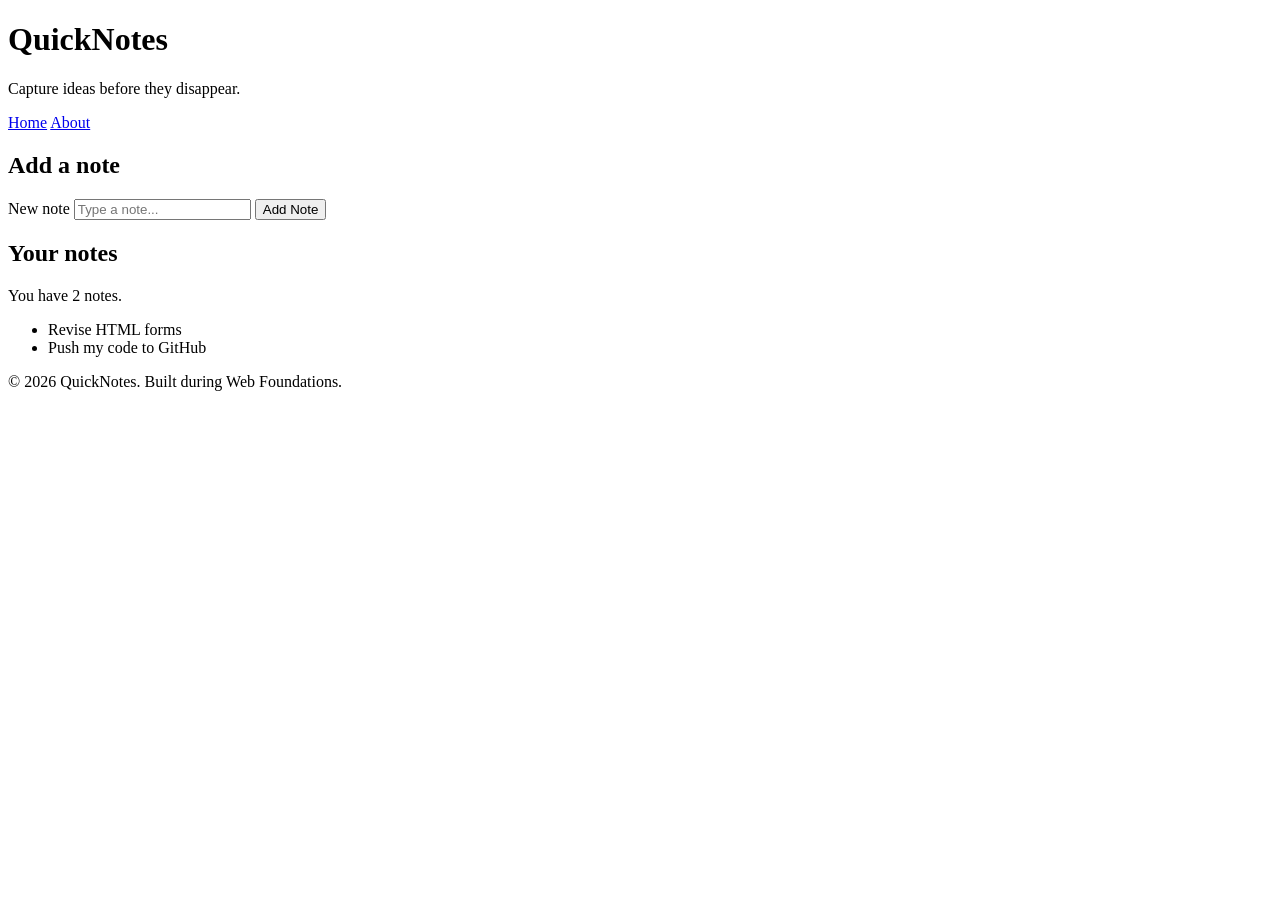
<file: day1/index.html>
<!doctype html>
<html lang="en">
  <head>
    <meta charset="UTF-8" />
    <meta name="viewport" content="width=device-width, initial-scale=1.0" />
    <title>QuickNotes</title>
  </head>
  <body>
    <header>
      <h1>QuickNotes</h1>
      <p>Capture ideas before they disappear.</p>
      <nav>
        <a href="index.html">Home</a>
        <a href="about.html">About</a>
      </nav>
    </header>
    <main>
      <section>
        <h2>Add a note</h2>
        <form id="note-form">
          <label for="note-input">New note</label>
          <input type="text" id="note-input" placeholder="Type a note..." />
          <button type="submit">Add Note</button>
        </form>
      </section>
      <section>
        <h2>Your notes</h2>
        <p id="note-count">You have 2 notes.</p>
        <ul id="notes-list">
          <li>Revise HTML forms</li>
          <li>Push my code to GitHub</li>
        </ul>
      </section>
    </main>
    <footer>
      <p>&copy; 2026 QuickNotes. Built during Web Foundations.</p>
    </footer>
  </body>
</html>
</file>
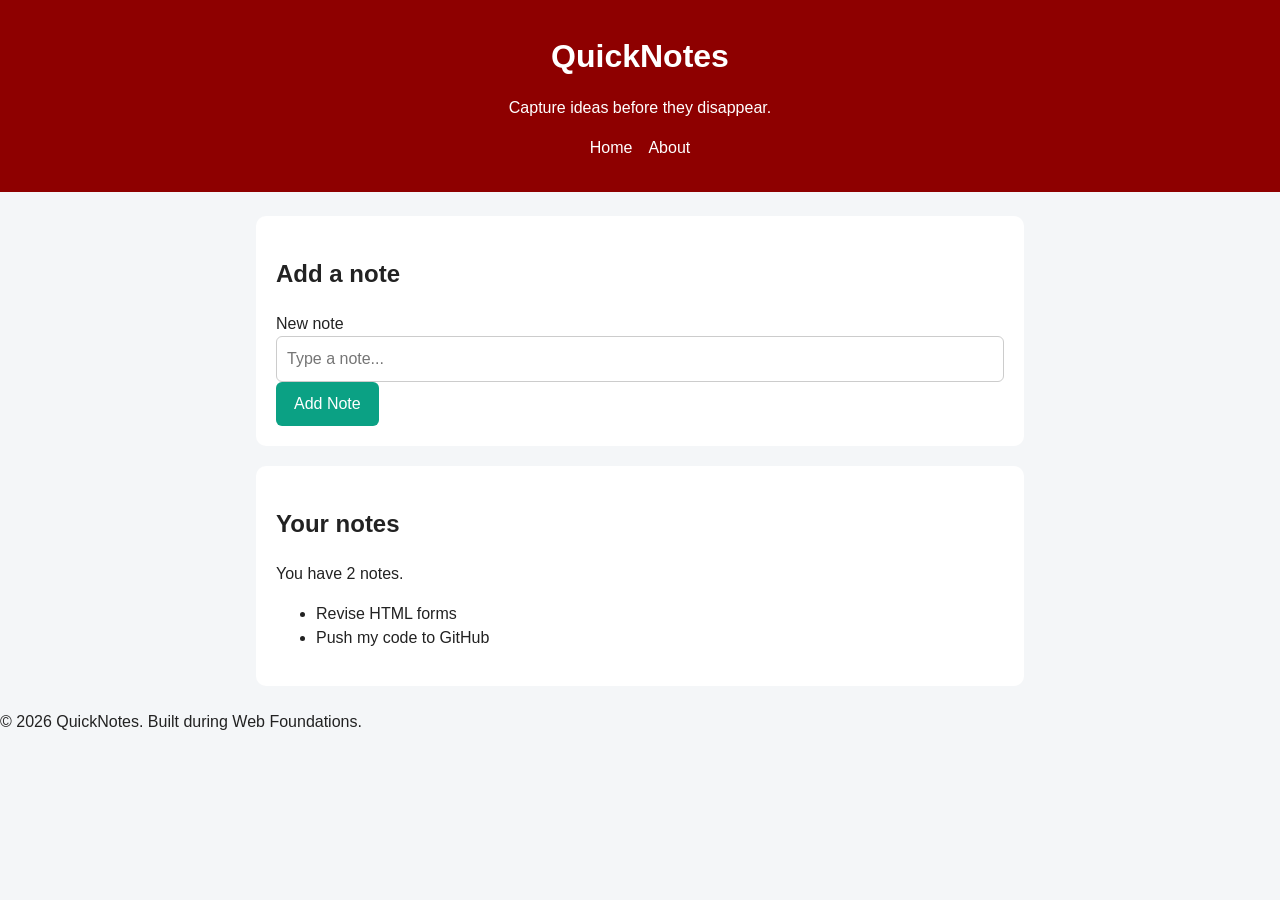
<file: day2/index.html>
<!doctype html>
<html lang="en">
  <head>
    <meta charset="UTF-8" />
    <meta name="viewport" content="width=device-width, initial-scale=1.0" />
    <title>QuickNotes</title>
    <link rel="stylesheet" href="style.css" />
  </head>
  <body>
    <header>
      <h1>QuickNotes</h1>
      <p>Capture ideas before they disappear.</p>
      <nav>
        <a href="index.html">Home</a>
        <a href="about.html">About</a>
      </nav>
    </header>
    <main>
      <section>
        <h2>Add a note</h2>
        <form id="note-form">
          <label for="note-input">New note</label>
          <input type="text" id="note-input" placeholder="Type a note..." />
          <button type="submit">Add Note</button>
        </form>
      </section>
      <section>
        <h2>Your notes</h2>
        <p id="note-count">You have 2 notes.</p>
        <ul id="notes-list">
          <li>Revise HTML forms</li>
          <li>Push my code to GitHub</li>
        </ul>
      </section>
    </main>
    <footer>
      <p>&copy; 2026 QuickNotes. Built during Web Foundations.</p>
    </footer>
  </body>
</html>
</file>
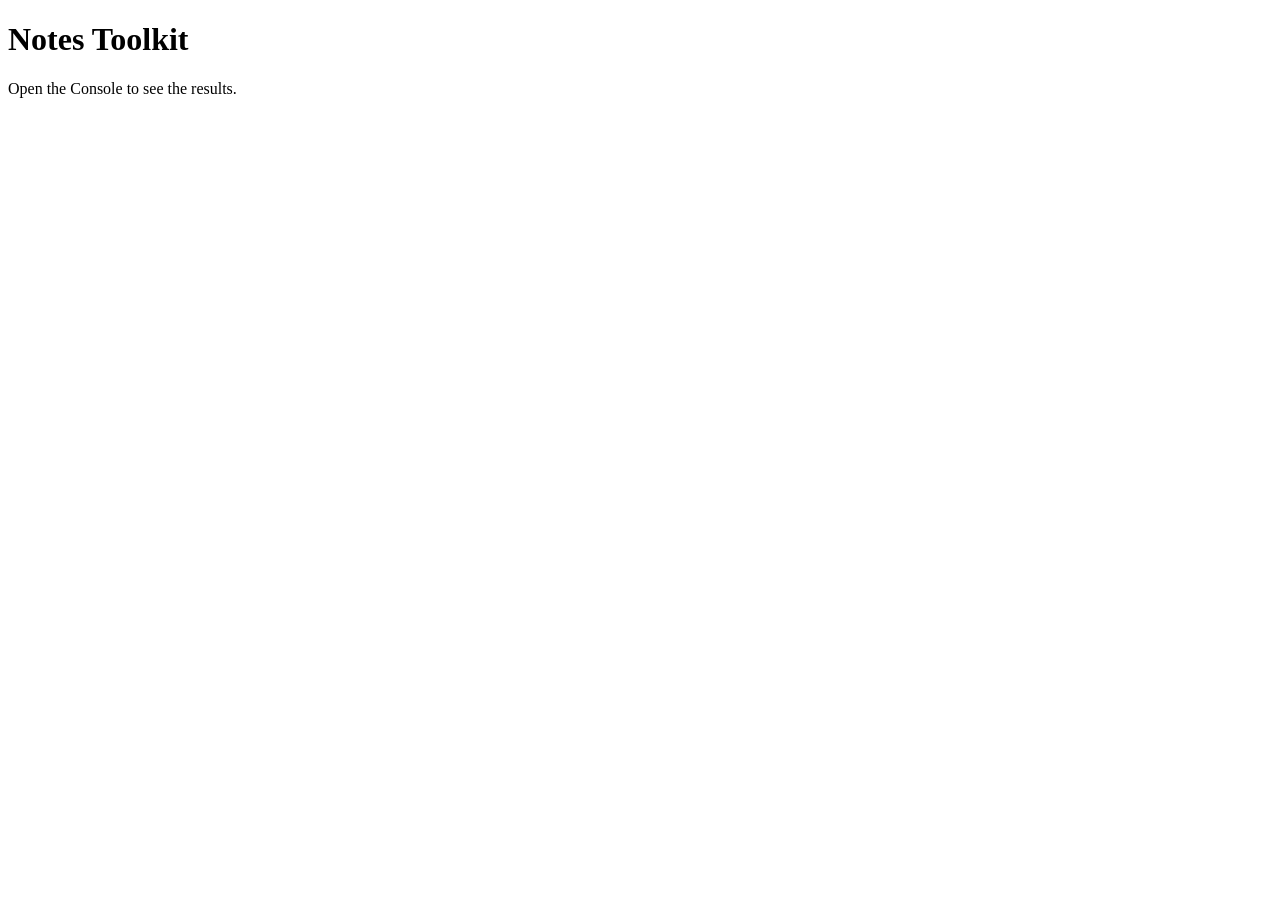
<file: day3/index.html>
<!doctype html>
<html lang="en">
  <head>
    <meta charset="UTF-8" />
    <meta name="viewport" content="width=device-width, initial-scale=1.0" />
    <title>Notes Toolkit</title>
    <script src="script.js" defer></script>
  </head>
  <body>
    <h1>Notes Toolkit</h1>
    <p>Open the Console to see the results.</p>
  </body>
</html>
</file>
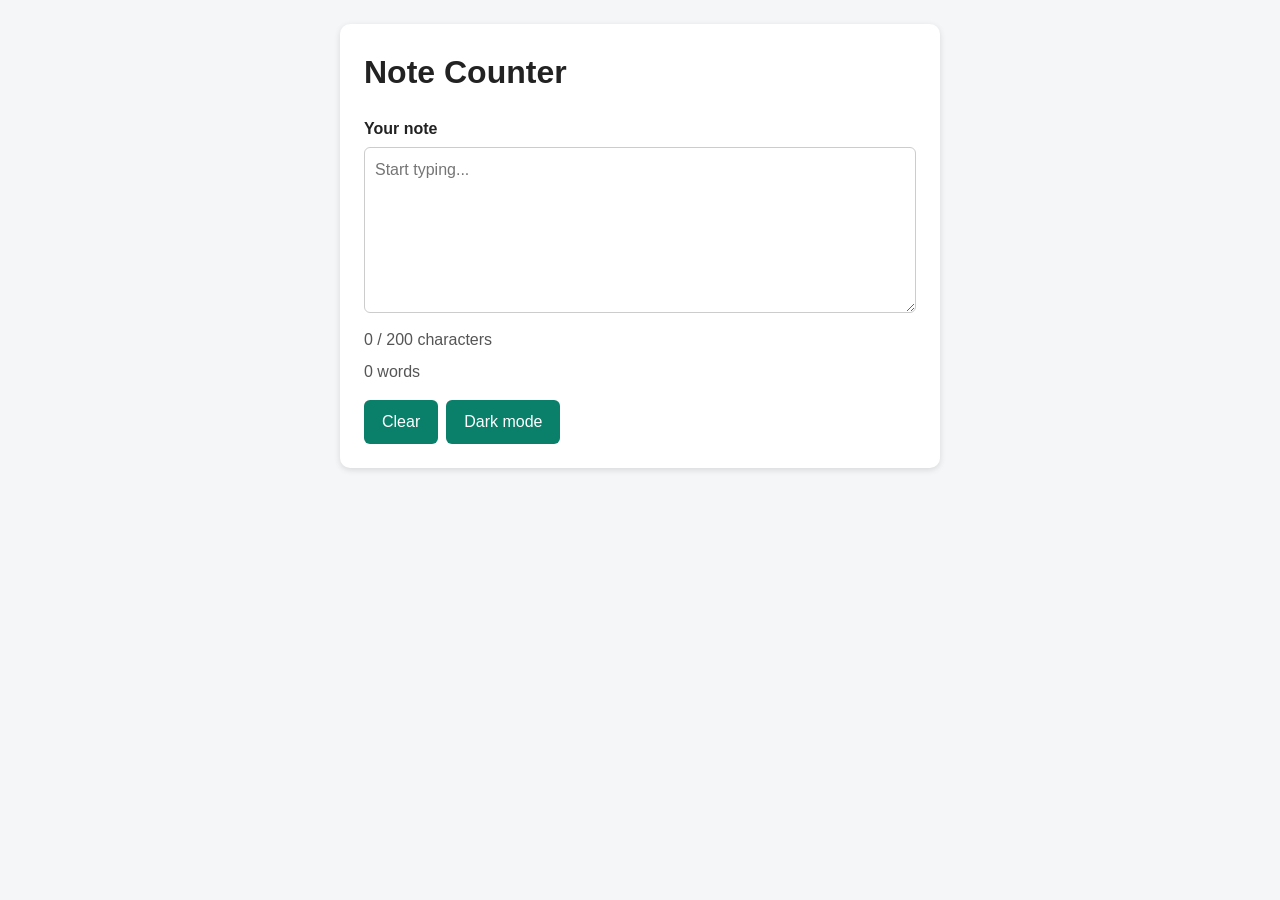
<file: day4/index.html>
<!doctype html>
<html lang="en">
  <head>
    <meta charset="UTF-8" />
    <meta name="viewport" content="width=device-width, initial-scale=1.0" />
    <title>Note Counter</title>
    <link rel="stylesheet" href="style.css" />
    <script src="script.js" defer></script>
  </head>
  <body>
    <main class="card">
      <h1>Note Counter</h1>

      <label for="note-text">Your note</label>
      <textarea id="note-text" rows="6" placeholder="Start typing..."></textarea>

      <p id="char-count">0 / 200 characters</p>
      <p id="word-count">0 words</p>

      <div class="actions">
        <button id="clear-btn" type="button">Clear</button>
        <button id="theme-toggle" type="button">Dark mode</button>
      </div>
    </main>
  </body>
</html>
</file>
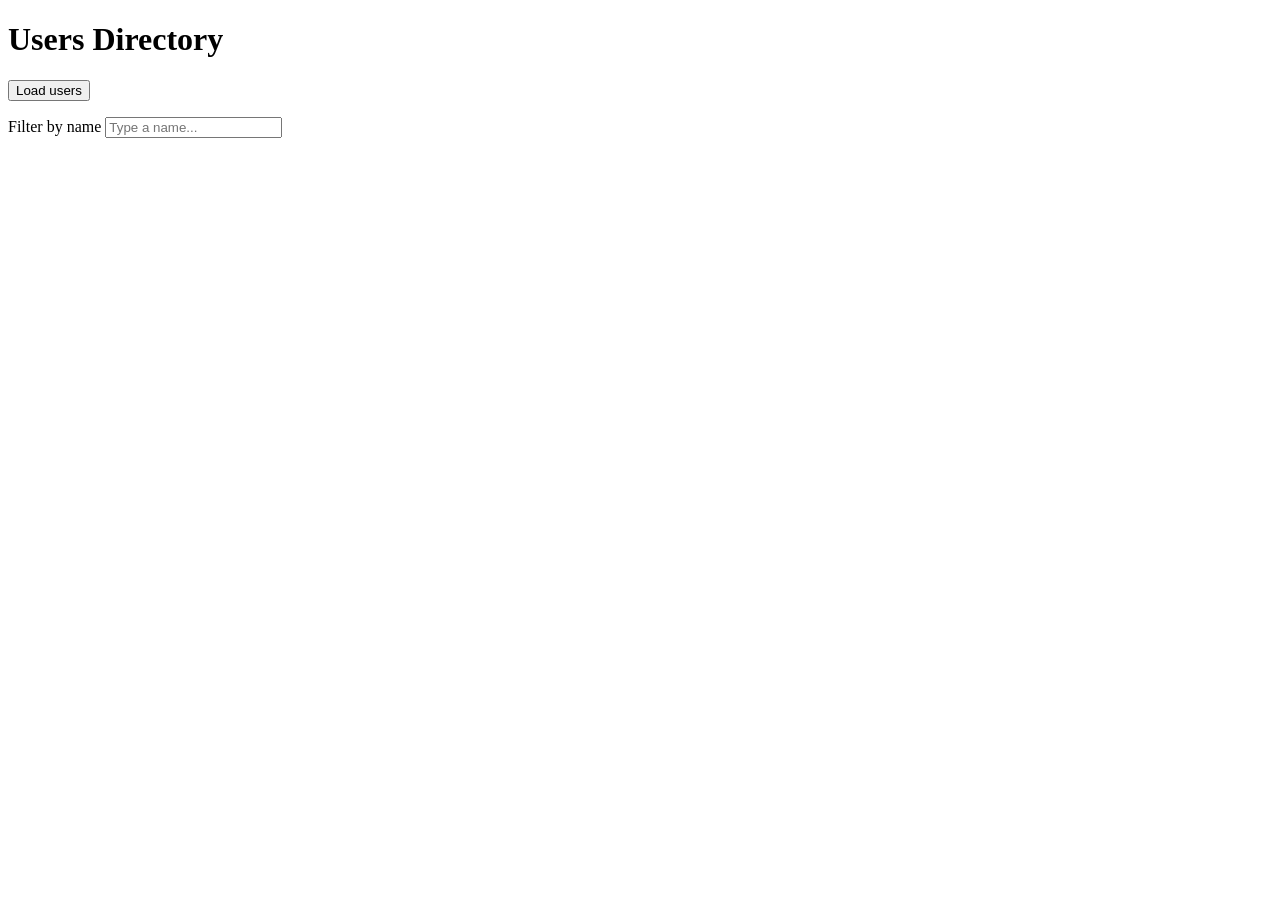
<file: day5/index.html>
<!DOCTYPE html>
<html lang="en">
  <head>
    <meta charset="UTF-8" />
    <meta name="viewport" content="width=device-width, initial-scale=1.0" />
    <title>Users Directory</title>
    <script src="users.js" defer></script>
  </head>
  <body>
    <h1>Users Directory</h1>

    <button id="load-users">Load users</button>

    <p>
      <label for="filter-input">Filter by name</label>
      <input id="filter-input" type="text" placeholder="Type a name..." />
    </p>

    <p id="status"></p>
    <ul id="users-list"></ul>
  </body>
</html>
</file>
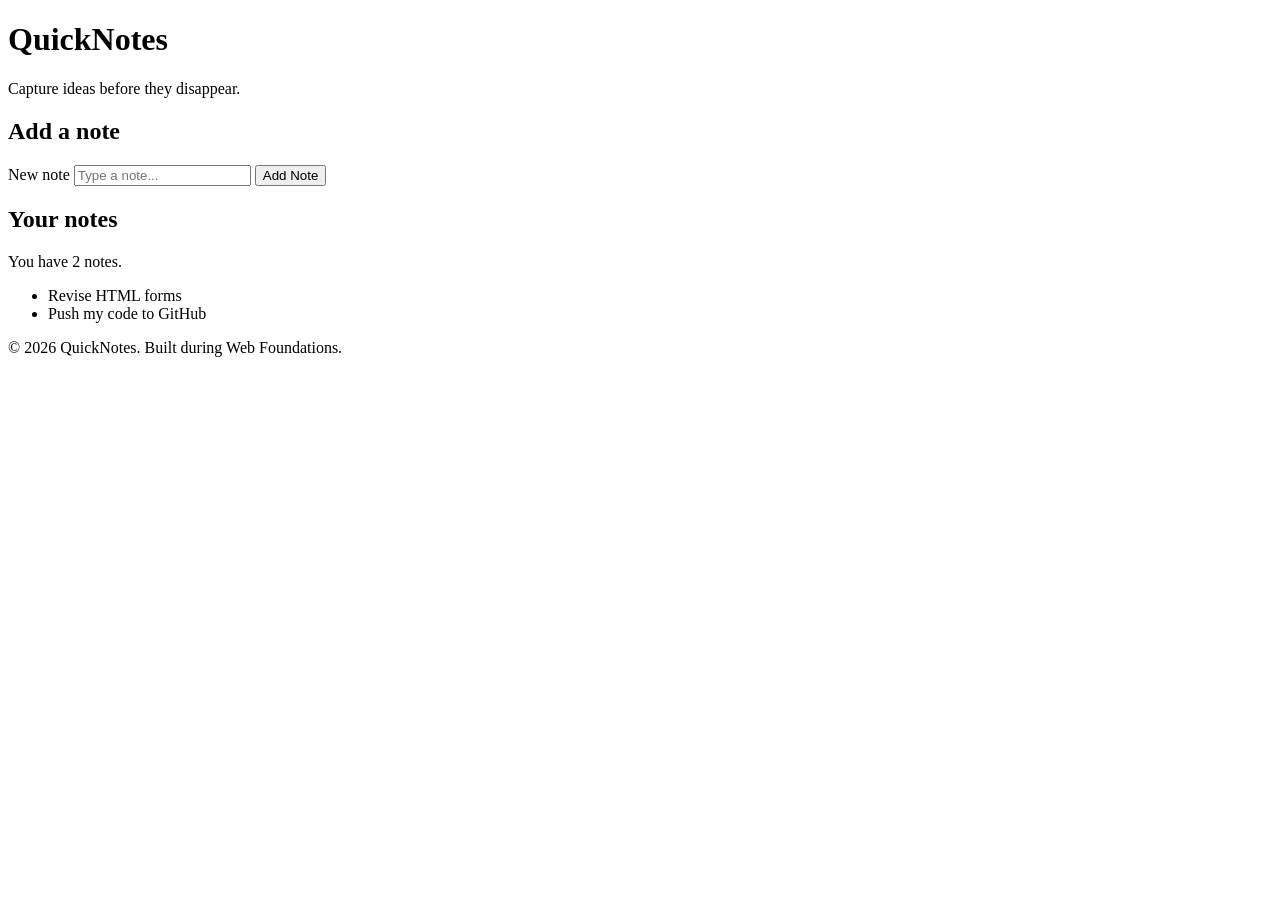
<file: practice/quicknotes-day1/index.html>
<!doctype html>
<html lang="en">
  <head>
    <meta charset="UTF-8" />
    <meta name="viewport" content="width=device-width, initial-scale=1.0" />
    <title>QuickNotes</title>
  </head>
  <body>
    <header>
      <h1>QuickNotes</h1>
      <p>Capture ideas before they disappear.</p>
    </header>
    <main>
      <section>
        <h2>Add a note</h2>
        <form id="note-form">
          <label for="note-input">New note</label>
          <input type="text" id="note-input" placeholder="Type a note..." />
          <button type="submit">Add Note</button>
        </form>
      </section>
      <section>
        <h2>Your notes</h2>
        <p id="note-count">You have 2 notes.</p>
        <ul id="notes-list">
          <li>Revise HTML forms</li>
          <li>Push my code to GitHub</li>
        </ul>
      </section>
    </main>
    <footer>
      <p>&copy; 2026 QuickNotes. Built during Web Foundations.</p>
    </footer>
  </body>
</html>
</file>
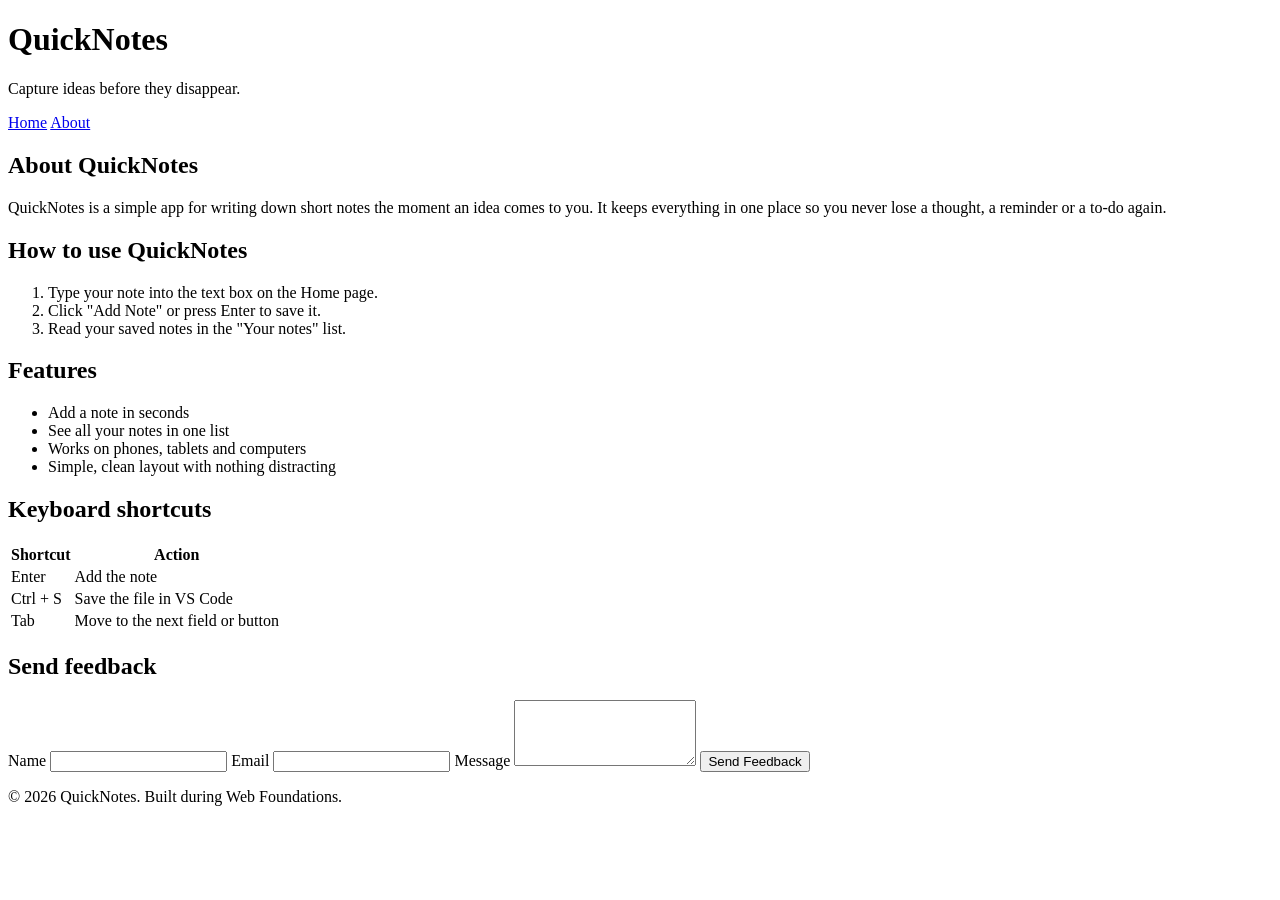
<file: day1/about.html>
<!doctype html>
<html lang="en">
  <head>
    <meta charset="UTF-8" />
    <meta name="viewport" content="width=device-width, initial-scale=1.0" />
    <title>About QuickNotes</title>
  </head>
  <body>
    <header>
      <h1>QuickNotes</h1>
      <p>Capture ideas before they disappear.</p>
      <nav>
        <a href="index.html">Home</a>
        <a href="about.html">About</a>
      </nav>
    </header>

    <main>
      <h2>About QuickNotes</h2>
      <p>
        QuickNotes is a simple app for writing down short notes the moment an
        idea comes to you. It keeps everything in one place so you never lose a
        thought, a reminder or a to-do again.
      </p>

      <section>
        <h2>How to use QuickNotes</h2>
        <ol>
          <li>Type your note into the text box on the Home page.</li>
          <li>Click "Add Note" or press Enter to save it.</li>
          <li>Read your saved notes in the "Your notes" list.</li>
        </ol>
      </section>

      <section>
        <h2>Features</h2>
        <ul>
          <li>Add a note in seconds</li>
          <li>See all your notes in one list</li>
          <li>Works on phones, tablets and computers</li>
          <li>Simple, clean layout with nothing distracting</li>
        </ul>
      </section>

      <section>
        <h2>Keyboard shortcuts</h2>
        <table>
          <thead>
            <tr>
              <th>Shortcut</th>
              <th>Action</th>
            </tr>
          </thead>
          <tbody>
            <tr>
              <td>Enter</td>
              <td>Add the note</td>
            </tr>
            <tr>
              <td>Ctrl + S</td>
              <td>Save the file in VS Code</td>
            </tr>
            <tr>
              <td>Tab</td>
              <td>Move to the next field or button</td>
            </tr>
          </tbody>
        </table>
      </section>

      <section>
        <h2>Send feedback</h2>
        <form id="feedback-form">
          <label for="name">Name</label>
          <input type="text" id="name" name="name" required />

          <label for="email">Email</label>
          <input type="email" id="email" name="email" required />

          <label for="message">Message</label>
          <textarea id="message" name="message" rows="4" required></textarea>

          <button type="submit">Send Feedback</button>
        </form>
      </section>
    </main>

    <footer>
      <p>&copy; 2026 QuickNotes. Built during Web Foundations.</p>
    </footer>
  </body>
</html>
</file>
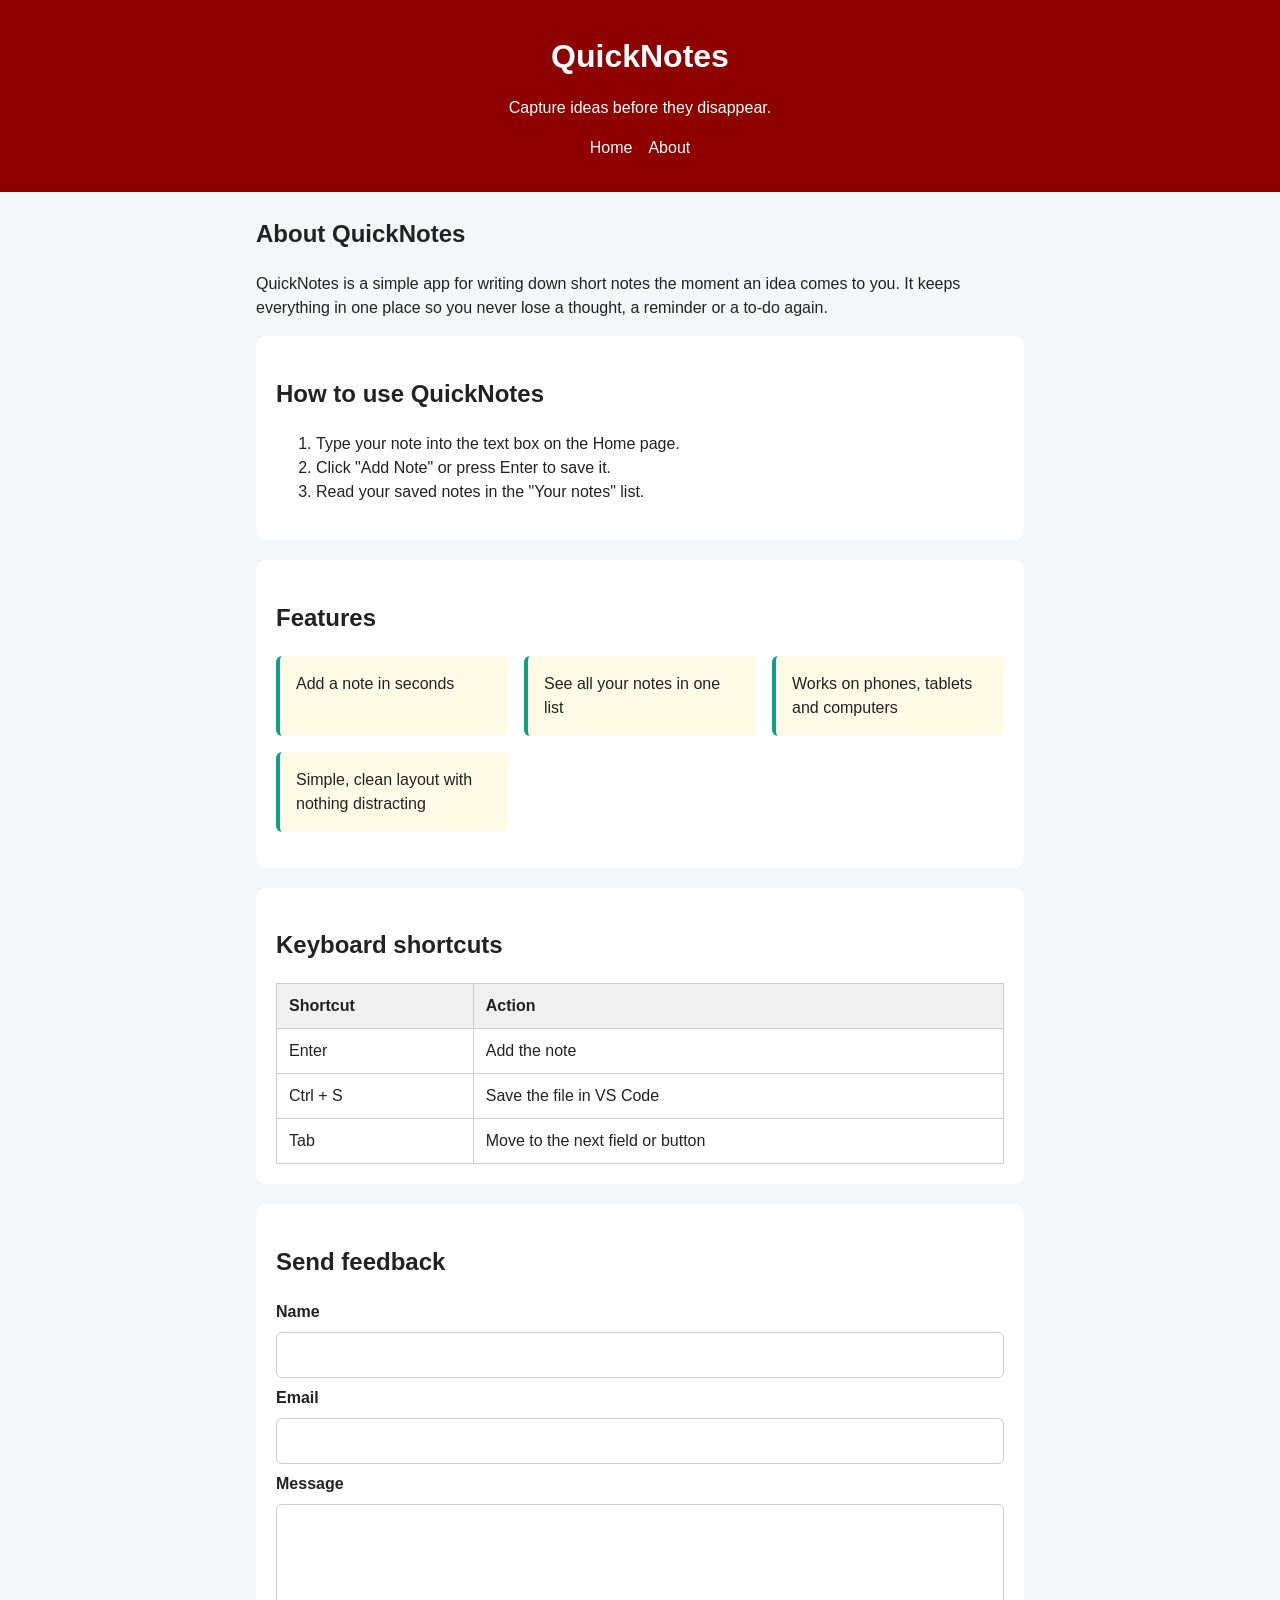
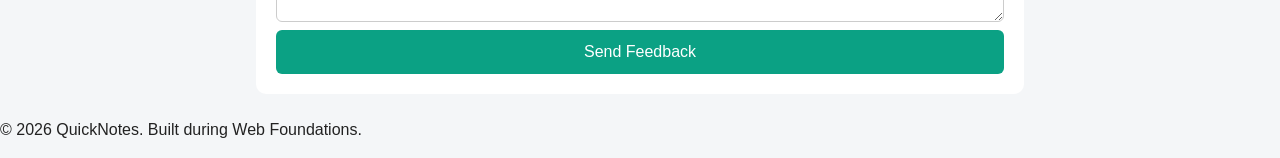
<file: day2/about.html>
<!doctype html>
<html lang="en">
  <head>
    <meta charset="UTF-8" />
    <meta name="viewport" content="width=device-width, initial-scale=1.0" />
    <title>About QuickNotes</title>
    <link rel="stylesheet" href="style.css" />
  </head>
  <body>
    <header>
      <h1>QuickNotes</h1>
      <p>Capture ideas before they disappear.</p>
      <nav>
        <a href="index.html">Home</a>
        <a href="about.html">About</a>
      </nav>
    </header>

    <main>
      <h2>About QuickNotes</h2>
      <p>
        QuickNotes is a simple app for writing down short notes the moment an
        idea comes to you. It keeps everything in one place so you never lose a
        thought, a reminder or a to-do again.
      </p>

      <section>
        <h2>How to use QuickNotes</h2>
        <ol>
          <li>Type your note into the text box on the Home page.</li>
          <li>Click "Add Note" or press Enter to save it.</li>
          <li>Read your saved notes in the "Your notes" list.</li>
        </ol>
      </section>

      <section>
        <h2>Features</h2>
        <ul class="features">
          <li>Add a note in seconds</li>
          <li>See all your notes in one list</li>
          <li>Works on phones, tablets and computers</li>
          <li>Simple, clean layout with nothing distracting</li>
        </ul>
      </section>

      <section>
        <h2>Keyboard shortcuts</h2>
        <table>
          <thead>
            <tr>
              <th>Shortcut</th>
              <th>Action</th>
            </tr>
          </thead>
          <tbody>
            <tr>
              <td>Enter</td>
              <td>Add the note</td>
            </tr>
            <tr>
              <td>Ctrl + S</td>
              <td>Save the file in VS Code</td>
            </tr>
            <tr>
              <td>Tab</td>
              <td>Move to the next field or button</td>
            </tr>
          </tbody>
        </table>
      </section>

      <section>
        <h2>Send feedback</h2>
        <form id="feedback-form">
          <label for="name">Name</label>
          <input type="text" id="name" name="name" required />

          <label for="email">Email</label>
          <input type="email" id="email" name="email" required />

          <label for="message">Message</label>
          <textarea id="message" name="message" rows="4" required></textarea>

          <button type="submit">Send Feedback</button>
        </form>
      </section>
    </main>

    <footer>
      <p>&copy; 2026 QuickNotes. Built during Web Foundations.</p>
    </footer>
  </body>
</html>
</file>
<file: day2/style.css>
*,
*::before,
*::after {
  box-sizing: border-box;
}

body {
  margin: 0;
  font-family: "Segoe UI", Arial, sans-serif;
  background-color: #f4f6f8;
  color: #222;
  line-height: 1.5;
}

header {
  background-color: #8e0000;
  color: white;
  text-align: center;
  padding: 32px 16px;
}

header h1 {
  margin: 0;
}

nav {
  display: flex;
  justify-content: center;
  gap: 16px;
}

nav a {
  color: white;
  text-decoration: none;
}

nav a:hover {
  text-decoration: underline;
}

main {
  max-width: 800px;
  margin: 24px auto;
  padding: 0 16px;
}

section {
  background-color: white;
  padding: 20px;
  border-radius: 10px;
  margin-bottom: 20px;
}

.features {
  list-style: none;
  padding: 0;
  display: grid;
  grid-template-columns: repeat(auto-fit, minmax(180px, 1fr));
  gap: 16px;
}

.features li {
  background-color: #fffbe6;
  border-left: 4px solid #0ba184;
  border-radius: 6px;
  padding: 16px;
}

table {
  width: 100%;
  border-collapse: collapse;
}

th,
td {
  border: 1px solid #ccc;
  padding: 10px 12px;
  text-align: left;
}

th {
  background-color: #f0f0f0;
}

#feedback-form {
  display: flex;
  flex-direction: column;
  gap: 8px;
}

#feedback-form label {
  font-weight: bold;
}

input,
textarea {
  width: 100%;
  padding: 10px;
  border: 1px solid #ccc;
  border-radius: 6px;
  font: inherit;
}

button {
  background-color: #0ba184;
  color: white;
  border: none;
  padding: 10px 18px;
  border-radius: 6px;
  font: inherit;
  cursor: pointer;
  transition: background-color 0.2s ease, transform 0.2s ease;
}

button:hover {
  background-color: #088a70;
  transform: translateY(-2px);
}



@media (max-width: 600px) {
  header {
    padding: 16px 12px;
  }

  header h1 {
    font-size: 1.75rem;
  }
}
</file>
<file: day4/style.css>
/* Light theme colours live in variables, so the dark theme only redefines them */
:root {
  --bg: #f4f6f8;
  --card-bg: #ffffff;
  --text: #222222;
  --muted: #555555;
  --border: #cccccc;
  --button-bg: #0a7f69;
  --button-hover: #086552;
  --button-text: #ffffff;
  --warning-text: #b85c00;
  --over-text: #c00000;
}

body.dark {
  --bg: #121417;
  --card-bg: #1e2227;
  --text: #f1f1f1;
  --muted: #b5b5b5;
  --border: #444b53;
  --button-bg: #2dd4a7;
  --button-hover: #5fe3c0;
  --button-text: #06231c;
  --warning-text: #ffa94d;
  --over-text: #ff6b6b;
}

*,
*::before,
*::after {
  box-sizing: border-box;
}

body {
  margin: 0;
  padding: 24px 16px;
  font-family: "Segoe UI", Arial, sans-serif;
  background-color: var(--bg);
  color: var(--text);
  line-height: 1.5;
  transition: background-color 0.2s ease, color 0.2s ease;
}

.card {
  max-width: 600px;
  margin: 0 auto;
  padding: 24px;
  background-color: var(--card-bg);
  border-radius: 10px;
  box-shadow: 0 2px 6px rgba(0, 0, 0, 0.12);
}

h1 {
  margin-top: 0;
}

label {
  display: block;
  margin-bottom: 6px;
  font-weight: bold;
}

textarea {
  width: 100%;
  padding: 10px;
  border: 1px solid var(--border);
  border-radius: 6px;
  background-color: var(--card-bg);
  color: var(--text);
  font: inherit;
  resize: vertical;
}

p {
  margin: 8px 0 0;
  color: var(--muted);
}

/* Character counter states (classes beat the plain p rule above) */
.warning {
  color: var(--warning-text);
}

.over {
  color: var(--over-text);
  font-weight: bold;
}

.actions {
  display: flex;
  gap: 8px;
  margin-top: 16px;
}

button {
  padding: 10px 18px;
  border: none;
  border-radius: 6px;
  background-color: var(--button-bg);
  color: var(--button-text);
  font: inherit;
  cursor: pointer;
  transition: background-color 0.2s ease;
}

button:hover {
  background-color: var(--button-hover);
}
</file>
